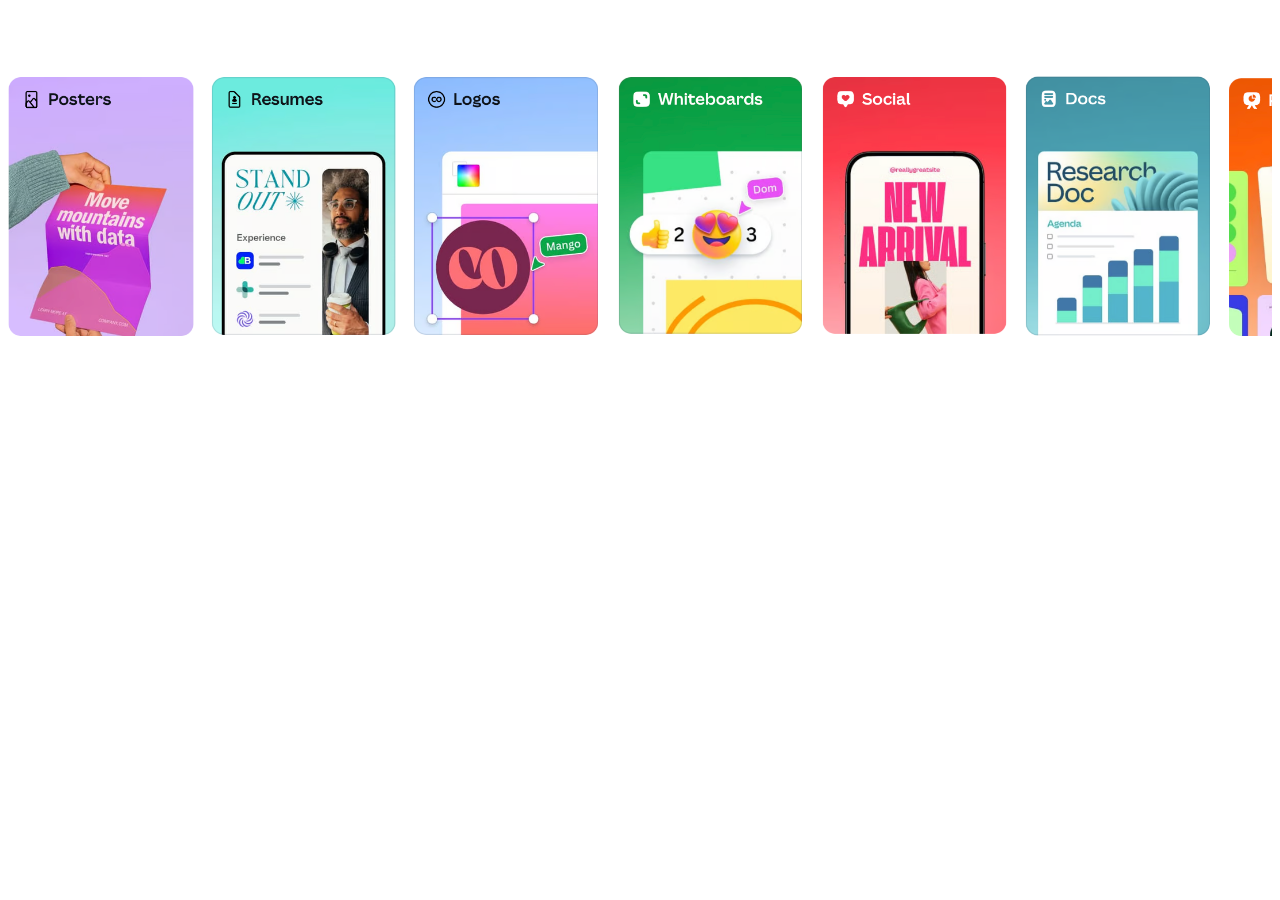
<file: componentes/Carousel/carousel.html>
<!doctype html>
  <html lang="en">
  <head>
    <meta charset="utf-8">
    <meta name="viewport" content="width=device-width, initial-scale=1">
    <title>Carousel</title>
    <link rel="stylesheet" href="css/carousel.css">
  </head>
  <body>
    <div class="carousel" id="places">
      <button class="nav prev" aria-label="Previous" hidden><img src="carousel_img/left-arrow.png" alt="flecha"></button>

      <div class="track" id="places-track">
        <figure class="item"><img src="carousel_img/Photo1.png"  alt="Photo 1"></figure>
        <figure class="item"><img src="carousel_img/Photo2.png"  alt="Photo 2"></figure>
        <figure class="item"><img src="carousel_img/Photo3.png"  alt="Photo 3"></figure>
        <figure class="item"><img src="carousel_img/Photo4.png"  alt="Photo 4"></figure>
        <figure class="item"><img src="carousel_img/Photo5.png"  alt="Photo 5"></figure>
        <figure class="item"><img src="carousel_img/Photo6.png"  alt="Photo 6"></figure>
        <figure class="item"><img src="carousel_img/Photo7.png"  alt="Photo 7"></figure>
        <figure class="item"><img src="carousel_img/Photo8.png"  alt="Photo 8"></figure>
        <figure class="item"><img src="carousel_img/Photo9.png"  alt="Photo 9"></figure>
        <figure class="item"><img src="carousel_img/Photo10.png" alt="Photo 10"></figure>
        <figure class="item"><img src="carousel_img/Photo11.png" alt="Photo 11"></figure>
        <figure class="item"><img src="carousel_img/Photo12.png" alt="Photo 12"></figure>
        <figure class="item"><img src="carousel_img/Photo13.png" alt="Photo 13"></figure>
        <figure class="item"><img src="carousel_img/Photo14.png" alt="Photo 14"></figure>
      </div>

      <button class="nav next" aria-label="Next"><img src="carousel_img/arrow.png" alt="flecha"></button>
    </div>

    <script src="js/carousel.js"></script>
  </body>
  </html>
</file>
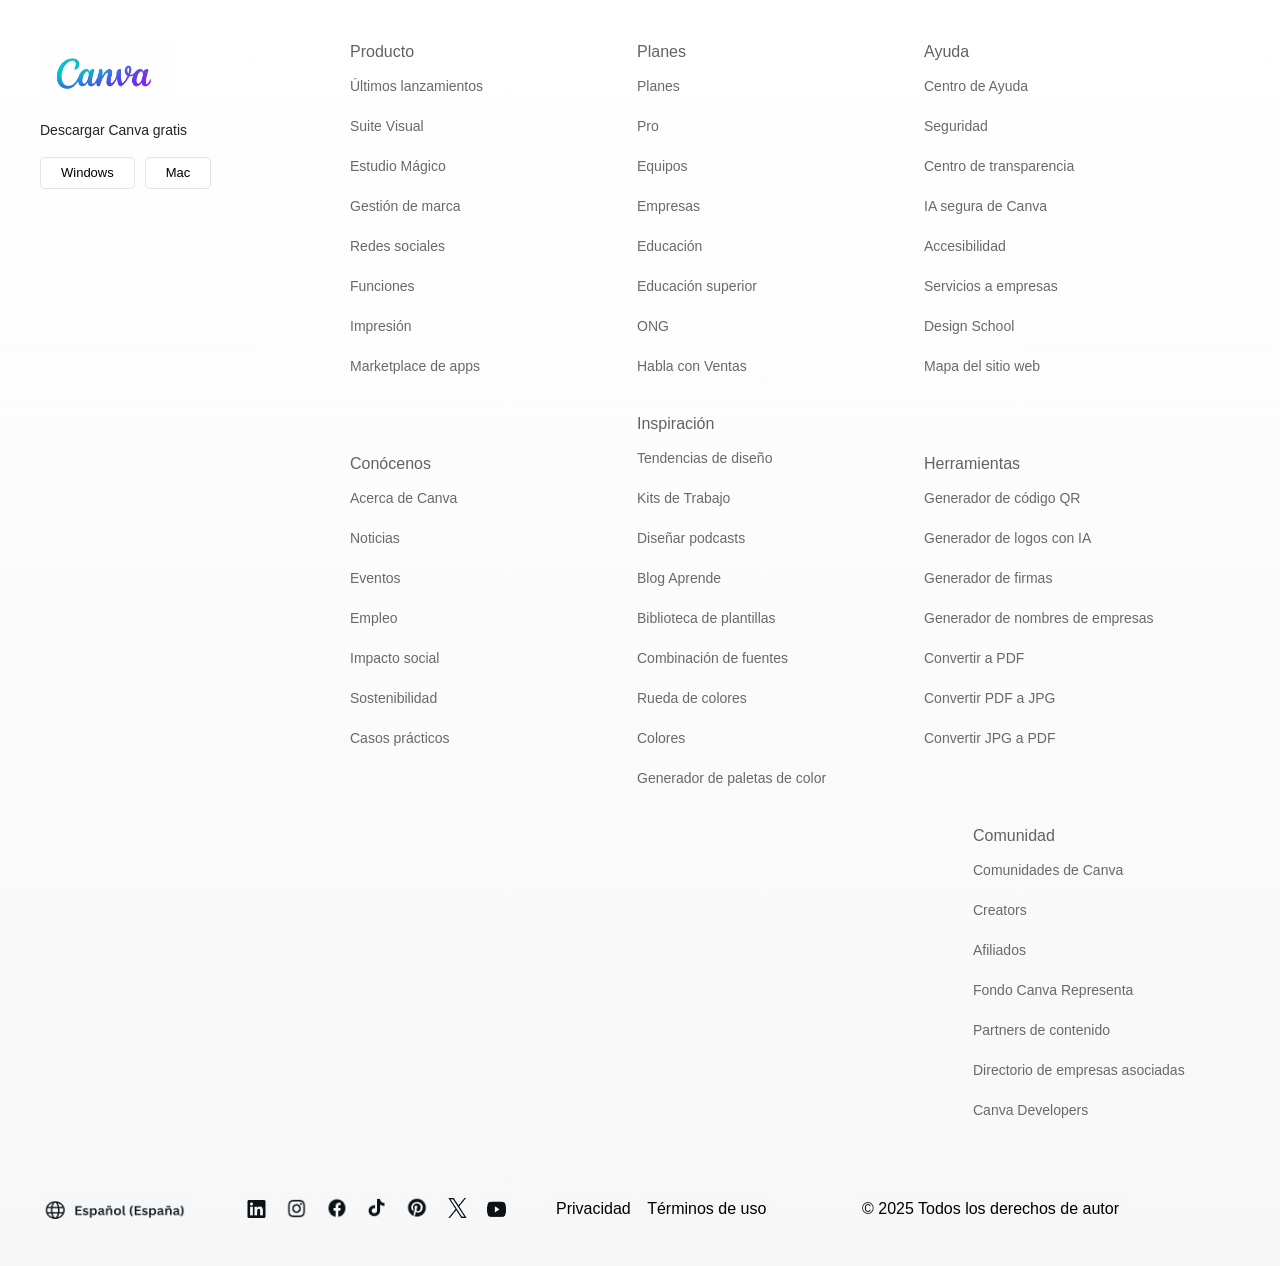
<file: componentes/footer/footer.html>
<!doctype html>
<html lang="en">

<head>
    <meta charset="utf-8">
    <meta name="viewport" content="width=device-width, initial-scale=1">
    <title>Bootstrap demo</title>
    <link href="https://cdn.jsdelivr.net/npm/bootstrap@5.3.8/dist/css/bootstrap.min.css" rel="stylesheet"
        integrity="sha384-sRIl4kxILFvY47J16cr9ZwB07vP4J8+LH7qKQnuqkuIAvNWLzeN8tE5YBujZqJLB" crossorigin="anonymous">
    <link rel="stylesheet" href="css/footer.css">
    <script src="js/footer.js"></script>
</head>

<body>
    
  <footer class="footer">
    <div class="footer-wrapper">
        <!-- bloque logo -->
        <div class="footer-logo">
            <img class="img-footer" src="footer-img/Canva-logo.png" alt="Canva Logo">
            <div class="descarga-texto">
                <h8>Descargar Canva gratis</h8>
            </div>
    
            <div class="footer-top desktop-buttons">
                <button class="footer-button">Windows</button>
                <button class="footer-button">Mac</button>
            </div>
    
            <div class="store-buttons mobile-buttons">
                <a href="#"><img src="footer-img/google-play.png" alt="Google Play"></a>
                <a href="#"><img src="footer-img/app-store.png" alt="App Store"></a>
            </div>
        </div>

      <!-- columnas -->
      <div class="footer-bottom">
        <div class="footer-column">
          <p class="titulo-footer">Producto</p>
          <ul class="footer-list">
            <li>Últimos lanzamientos</li>
            <li>Suite Visual</li>
            <li>Estudio Mágico</li>
            <li>Gestión de marca</li>
            <li>Redes sociales</li>
            <li>Funciones</li>
            <li>Impresión</li>
            <li>Marketplace de apps</li>
          </ul>
        </div>

        <div class="footer-column">
          <p class="titulo-footer">Planes</p>
          <ul class="footer-list">
            <li>Planes</li>
            <li>Pro</li>
            <li>Equipos</li>
            <li>Empresas</li>
            <li>Educación</li>
            <li>Educación superior</li>
            <li>ONG</li>
            <li>Habla con Ventas</li>
          </ul>
        </div>

        <div class="footer-column">
          <p class="titulo-footer">Ayuda</p>
          <ul class="footer-list">
            <li>Centro de Ayuda</li>
            <li>Seguridad</li>
            <li>Centro de transparencia</li>
            <li>IA segura de Canva</li>
            <li>Accesibilidad</li>
            <li>Servicios a empresas</li>
            <li>Design School</li>
            <li>Mapa del sitio web</li>
          </ul>
        </div>

        <div class="footer-column">
          <p class="titulo-footer">Conócenos</p>
          <ul class="footer-list">
            <li>Acerca de Canva</li>
            <li>Noticias</li>
            <li>Eventos</li>
            <li>Empleo</li>
            <li>Impacto social</li>
            <li>Sostenibilidad</li>
            <li>Casos prácticos</li>
          </ul>
        </div>

        <div class="footer-column">
          <p class="titulo-footer">Inspiración</p>
          <ul class="footer-list">
            <li>Tendencias de diseño</li>
            <li>Kits de Trabajo</li>
            <li>Diseñar podcasts</li>
            <li>Blog Aprende</li>
            <li>Biblioteca de plantillas</li>
            <li>Combinación de fuentes</li>
            <li>Rueda de colores</li>
            <li>Colores</li>
            <li>Generador de paletas de color</li>
          </ul>
        </div>

        <div class="footer-column">
          <p class="titulo-footer">Herramientas</p>
          <ul class="footer-list">
            <li>Generador de código QR</li>
            <li>Generador de logos con IA</li>
            <li>Generador de firmas</li>
            <li>Generador de nombres de empresas</li>
            <li>Convertir a PDF</li>
            <li>Convertir PDF a JPG</li>
            <li>Convertir JPG a PDF</li>
          </ul>
        </div>

        <div class="footer-column" style="margin-left: auto; text-align: left;">
          <p class="titulo-footer">Comunidad</p>
          <ul class="footer-list">
            <li>Comunidades de Canva</li>
            <li>Creators</li>
            <li>Afiliados</li>
            <li>Fondo Canva Representa</li>
            <li>Partners de contenido</li>
            <li>Directorio de empresas asociadas</li>
            <li>Canva Developers</li>
          </ul>
        </div>
      </div>
    </div>
    <div class="row footer-final">
        <div class="col-xl-2 col-md-3">
            <img src="/componentes/footer/footer-img/espania.png" width=150px height=30px>
        </div>
        <div class="col-xl-3  col-md-9" style="display: flex; gap: 15px;">
            <img src="/componentes/footer/footer-img/linkedin.png" width=25px height=25px>
            <img src="/componentes/footer/footer-img/instagram.png" width=25px height=25px>
            <img src="/componentes/footer/footer-img/facebook.png" width=25px height=25px>
            <img src="/componentes/footer/footer-img/tiktok.png" width=25px height=25px>
            <img src="/componentes/footer/footer-img/pinterest.png" width=25px height=25px>
            <img src="/componentes/footer/footer-img/tw.png" width=25px height=25px>
            <img src="/componentes/footer/footer-img/youtube.png" width=25px height=25px>
        </div>
        <div class="col-xl-3 col-md-4">
            <button class="boton-final">Privacidad</button>
            <button class="boton-final">Términos de uso</button>
        </div>
        <div class="col-xl-4 col-md-8">
            <button class="boton-final">© 2025 Todos los derechos de autor</button>
        </div>
    </div>
  </footer>
<script src="js/footer.js"></script>
</body>

</html>
</file>
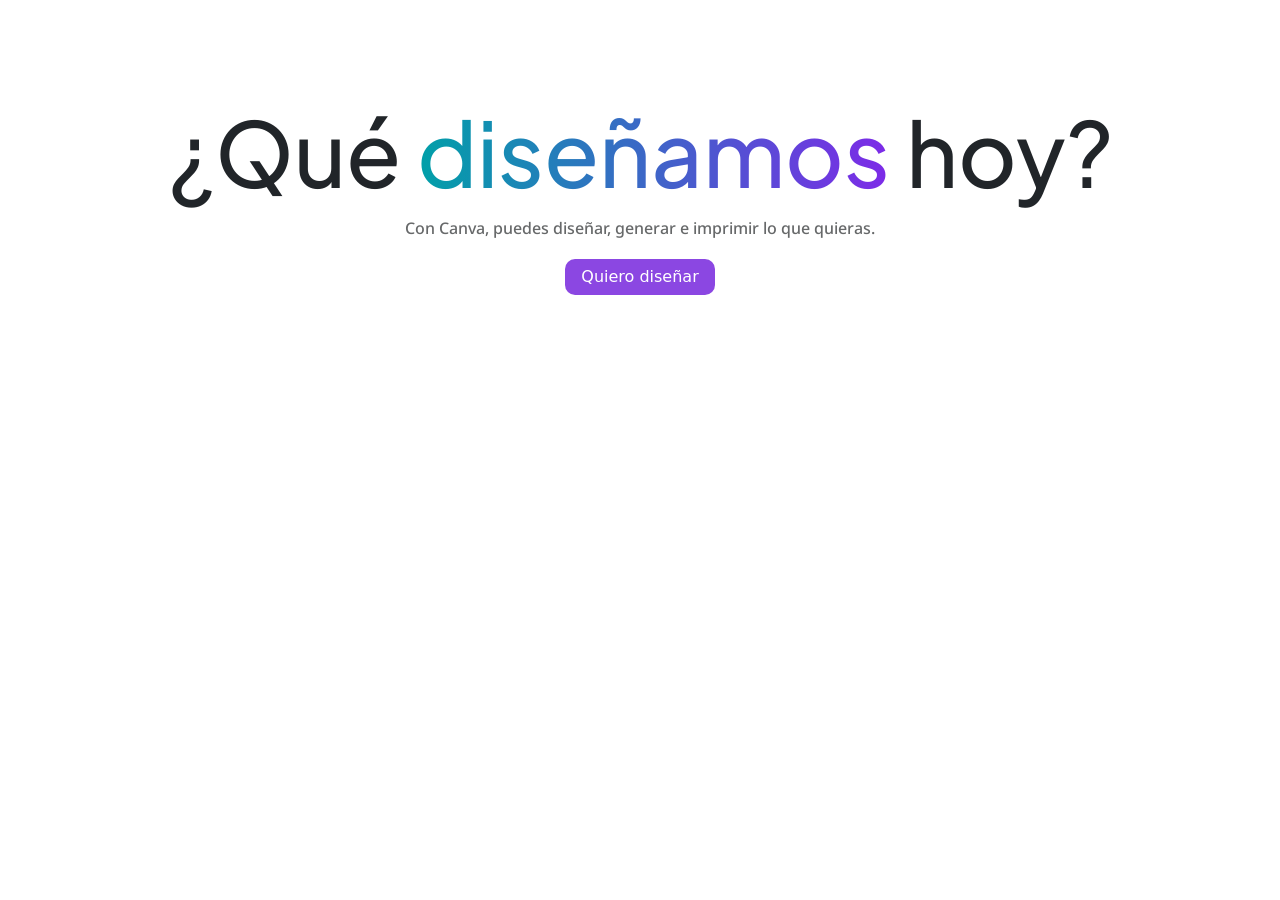
<file: componentes/hero/hero.html>
<!doctype html>
<html lang="en">

<head>
    <meta charset="utf-8">
    <meta name="viewport" content="width=device-width, initial-scale=1">
    <title>Bootstrap demo</title>
    <link href="https://cdn.jsdelivr.net/npm/bootstrap@5.3.8/dist/css/bootstrap.min.css" rel="stylesheet"
        integrity="sha384-sRIl4kxILFvY47J16cr9ZwB07vP4J8+LH7qKQnuqkuIAvNWLzeN8tE5YBujZqJLB" crossorigin="anonymous">
    <link rel="stylesheet" href="css/hero.css">
</head>

<body>
    <div class="container py-4">
        <h1 class="titulo">
            ¿Qué <span class="grad">diseñamos</span> hoy?
        </h1>
        <h2 class="body-text">
            Con Canva, puedes diseñar, generar e imprimir lo que quieras.
        </h2>
        <button class="hero_button">Quiero diseñar</button>
    </div>

    </div>
    <script src="https://cdn.jsdelivr.net/npm/bootstrap@5.3.8/dist/js/bootstrap.bundle.min.js"
        integrity="sha384-FKyoEForCGlyvwx9Hj09JcYn3nv7wiPVlz7YYwJrWVcXK/BmnVDxM+D2scQbITxI"
        crossorigin="anonymous"></script>
</body>

</html>
</file>
<file: componentes/Carousel/css/carousel.css>
.carousel { /* Contenedor principal del carrusel */ 
    position: relative;
    width: 100%; /* Ocupa todo el ancho disponible */
    height: 400px; /* Altura inicial del carrusel */
    margin: 0 auto; /* Centra horizontalmente */
    padding: 0;
}

.track { /* Pista que contiene los elementos deslizables */
    display: flex; /* Distribuye los items en fila */
    align-items: center;
    height: 100%;
    overflow-x: auto; /* Permite scroll horizontal si se desborda */
    gap: 16px;
    padding: 0;
    -ms-overflow-style: none; /* Oculta scrollbar en IE/Edge */
    scrollbar-width: none; /* Oculta scrollbar en Firefox */
}

.track::-webkit-scrollbar { /* Oculta la scrollbar en Chrome y Safari   */
    display: none;
}

.item { /* Cada item del carrusel */
    margin: 0;
    transition: transform 0.1s; /* Transición suave al transformarse */
}

.item img { /* Imagen dentro de cada item */
    height: 260px; /* Altura inicial de la imagen */
    border-radius: 12px;  /* Bordes redondeados */

}

.item:hover { /* Efecto al pasar el cursor sobre el item */
    transform: scale(1.05);
}

.item:hover img { /* Efecto al pasar el cursor sobre la imagen */
    transform: scale(1.05);
}



@media (min-width: 430px) and (max-width: 600px) { /* Media query para pantallas entre 430px y 600px */
    .carousel {
        height: 450px; /* Ajusta altura del carrusel */
    }
    
    .item img {
        height: 300px; /* Ajusta altura de las imágenes */
    }
}


@media (max-width: 430px) {
    .carousel {
        height: clamp(280px, 80vw, 450px); /* Altura adaptable según ancho de pantalla */
    
    }
    
    .item img {
        height: clamp(200px, 60vw, 300px); /* Altura adaptable de imágenes */
    }
    
    .track {
        gap: clamp(8px, 3vw, 16px);  /* Ajusta espacio entre items según pantalla */
    }
}

@media (max-width: 780px) {
  .nav  {
    display: none;
  }
}

@media (max-width: 320px) {
    .carousel {
        height: 260px;
    }
    
    .item img {
        height: 200px; 
    }
}
.nav {
  position: absolute;
  top: 50%; /* Centrado vertical */
  transform: translateY(-50%); /* Ajusta exacto centrado vertical */
  width: 3rem; /* Ancho del botón */
  height: 3rem; /* Alto del botón */
  border-radius: 50%; /* Forma circular */
  border: 2px solid transparent;  /* Borde transparente para poder usar background con border-box */
  background:
    linear-gradient(white, white) padding-box,
    linear-gradient(135deg, #7D9AFF 0%, #4A6BFF 50%, #2A4DFF 100%) border-box;
  z-index: 10000;  /* Por encima de otros elementos */
  cursor: pointer;
}

.nav img { /* Imagen dentro del botón de navegación */
  width: 60%;          
  height: 60%;
  object-fit: contain;  /* Ajusta la imagen sin deformarla */
  display: block;
  margin: auto;        
}

.nav:hover {
    box-shadow: 0 6px 16px rgba(58, 91, 255, 0.4); /* Sombra externa morada */

}


.nav:active {
    background:
   white padding-box,
    rgba(146, 28, 175, 0.891) border-box; /* Color sólido en lugar del gradiente de borde */
    box-shadow: 0 6px 16px rgba(66, 223, 255, 0.795);  /* Sombra externa azulada */
}



.prev { left: 0.5rem; }/* Posición del botón "previo" */
.next { right: 0.5rem; } /* Posición del botón "siguiente" */
.nav[hidden] { display: none; } /* Ocultar botón si tiene atributo hidden */
</file>
<file: componentes/footer/css/footer.css>
/* Footer general */
.footer {
  background-image:linear-gradient(white, rgb(247, 247, 247));
  padding: 40px;
  font-family: sans-serif;
  display: flex;
  flex-direction: column;
}

.footer-wrapper {
  display: flex;
  flex-direction: column;
  gap: 20px;
  align-items: top;
}

.footer-list {
  display: block;
}

.footer-logo {
  display: flex;
  flex-direction: column;
  align-items: flex-start;
}

.img-footer {
  height: 70px;
  margin-bottom: 8px;
}

.descarga-texto h8 {
  font-size: 14px;
  margin: 0;
}

/* Botones / Stores */
.footer-top {
  margin-top: 15px;
  display: flex;
  gap: 10px;
}

.footer-button {
  border-radius: 5px;
  border: 1px solid rgb(230, 227, 227);
  background-color: white;
  box-shadow: none;
  font-size: 13px;
  padding: 5px 20px;
}

/* Contenedor de imágenes de stores (oculto en escritorio) */
.store-buttons {
  display: none;
}

.store-buttons img {
  height: 40px;
  margin-right: 10px;
}

/* Footer bottom - columnas */
.footer-bottom {
  display: flex;
  flex-wrap: wrap;
  gap: 20px;
  justify-content: flex-start;
  margin-top: 0;
  align-items: flex-start;
}

.footer-column {
  flex: 1 1 30%;
  max-width: 30%;
  min-width: 200px;
  box-sizing: border-box;
}

.titulo-footer {
  color: #636262;
  cursor: pointer;
  position: relative;
  padding-right: 20px;
  margin-bottom: 8px;
}

.titulo-footer::after {
  content: "";
  position: absolute;
  right: 0;
  transition: transform 0.3s;
}

.footer-list {
  list-style: none;
  padding: 0;
  margin: 0;
}

.footer-list li {
    color: #6a6969;        /* Color del texto */
    font-size: 14px;       /* Tamaño de la letra */
    line-height: 2;      /* Altura de línea / distancia entre líneas */
    margin-bottom: 12px;   /* Espacio entre cada elemento de la lista */
    
}

li:hover {
  cursor: pointer;
}

.boton-final {
  border: none;
  border-radius: 10px;
  background-color: rgb(247, 247, 247);
}

@media (min-width: 1200px) {
  .footer-wrapper {
    flex-direction: row;
    align-items: top;
  }

  .footer-logo {
    flex: 0 0 250px;
    margin-right: 40px;
    padding-top: 0;
  }

  .footer-bottom {
    flex: 1;
    margin-top: 0;
    align-items: center;
  }
}

@media (max-width: 768px) {
  .footer-wrapper {
    flex-direction: column !important;
    align-items: stretch !important;
    text-align: left;
  }

  .footer-bottom {
    display: flex !important;
    flex-direction: column !important;
    gap: 16px !important;
  }

  .footer-column {
    flex: 0 0 100% !important;
    width: 100% !important;
    max-width: 100% !important;
    box-sizing: border-box;
  }

  .titulo-footer {
    font-size: large;
    color: black;
    line-height: 0.2;
    /* aumenta el espacio entre líneas en móvil */
    position: relative;
    display: block;
    width: 100%;
    padding: 12px 40px 12px 0;
    margin: 0;
    text-align: left;
  }

  .footer-list {
    display: none;
  }

  .footer-column.open .footer-list {
    display: block;
  }

  .titulo-footer::after {
    position: absolute;
    right: 2px;
    top: 50%;
    transform: translateY(-50%);
    width: 30px;
    height: 30px;
    background-image: url('/componentes/footer/footer-img/arrow-desp.png');
    background-size: contain;
    background-repeat: no-repeat;
  }

  .footer-column.open .titulo-footer::after {

    transform: translateY(-50%) rotate(-180deg);
  }

  /* Móvil: ocultar botones Windows/Mac, mostrar imágenes */
  .footer-button {
    display: none;
  }

  .store-buttons {
    display: flex;
    gap: 10px;
    margin-top: 15px;
  }
}
.footer-final {
  margin-top: 60px;
}
</file>
<file: componentes/hero/css/hero.css>
@import url('https://fonts.googleapis.com/css2?family=Plus+Jakarta+Sans:wght@400;600;700;800&display=swap');
@import url('https://fonts.googleapis.com/css2?family=Noto+Sans:wght@400;500;600&display=swap');

.titulo{
  padding-top: 80px;
  font-family: "Plus Jakarta Sans", system-ui, sans-serif;
  font-weight: 500;
  text-align: center;
  line-height: 1.06;
  font-size: clamp(36px, 10vw, 90px);  /* Hace que vaya cambiando el tamaño y lo que ocupa dependiendo los px*/
  text-wrap: balance;                
  margin: 0;
}

.titulo .grad{  /* El degradado de las letras "diseñamos"*/
  background: linear-gradient(90deg, #00a0a8, #7d2ae8);
  -webkit-background-clip: text;
  background-clip: text;
  color: transparent;
}

.body-text {
  font-family: "Noto Sans"; 
  color: #67696a;       
  margin-top: 20px;
  font-size: 16px;
  text-align: center;
}

.hero_button{
    font-size: 16px;
    display: block;
    margin-inline: auto; /* Centra el botón */
    border-radius: 10px; /* Redondea los bordes*/
    border:0; /* Pone el grosor del borde a cero*/
    box-shadow: none; /* Quita las sombras*/
    margin-top: 20px; 
    color:white;
    background-color:rgb(139, 71, 226);  
    padding-left: 16px;
    padding-right: 16px;
    padding-bottom: 6px;
    padding-top: 6px;
    
}

.hero_button:hover{ 
    background-color:rgb(124, 47, 225);  
}

@media (max-width: 600px){
  .hero_button{
    inline-size: calc(100dvw - 32px);  /* Coge todo el ancho de la pantalla -32px (dejando 16px a cada lado de margen) */
  }
}
</file>
